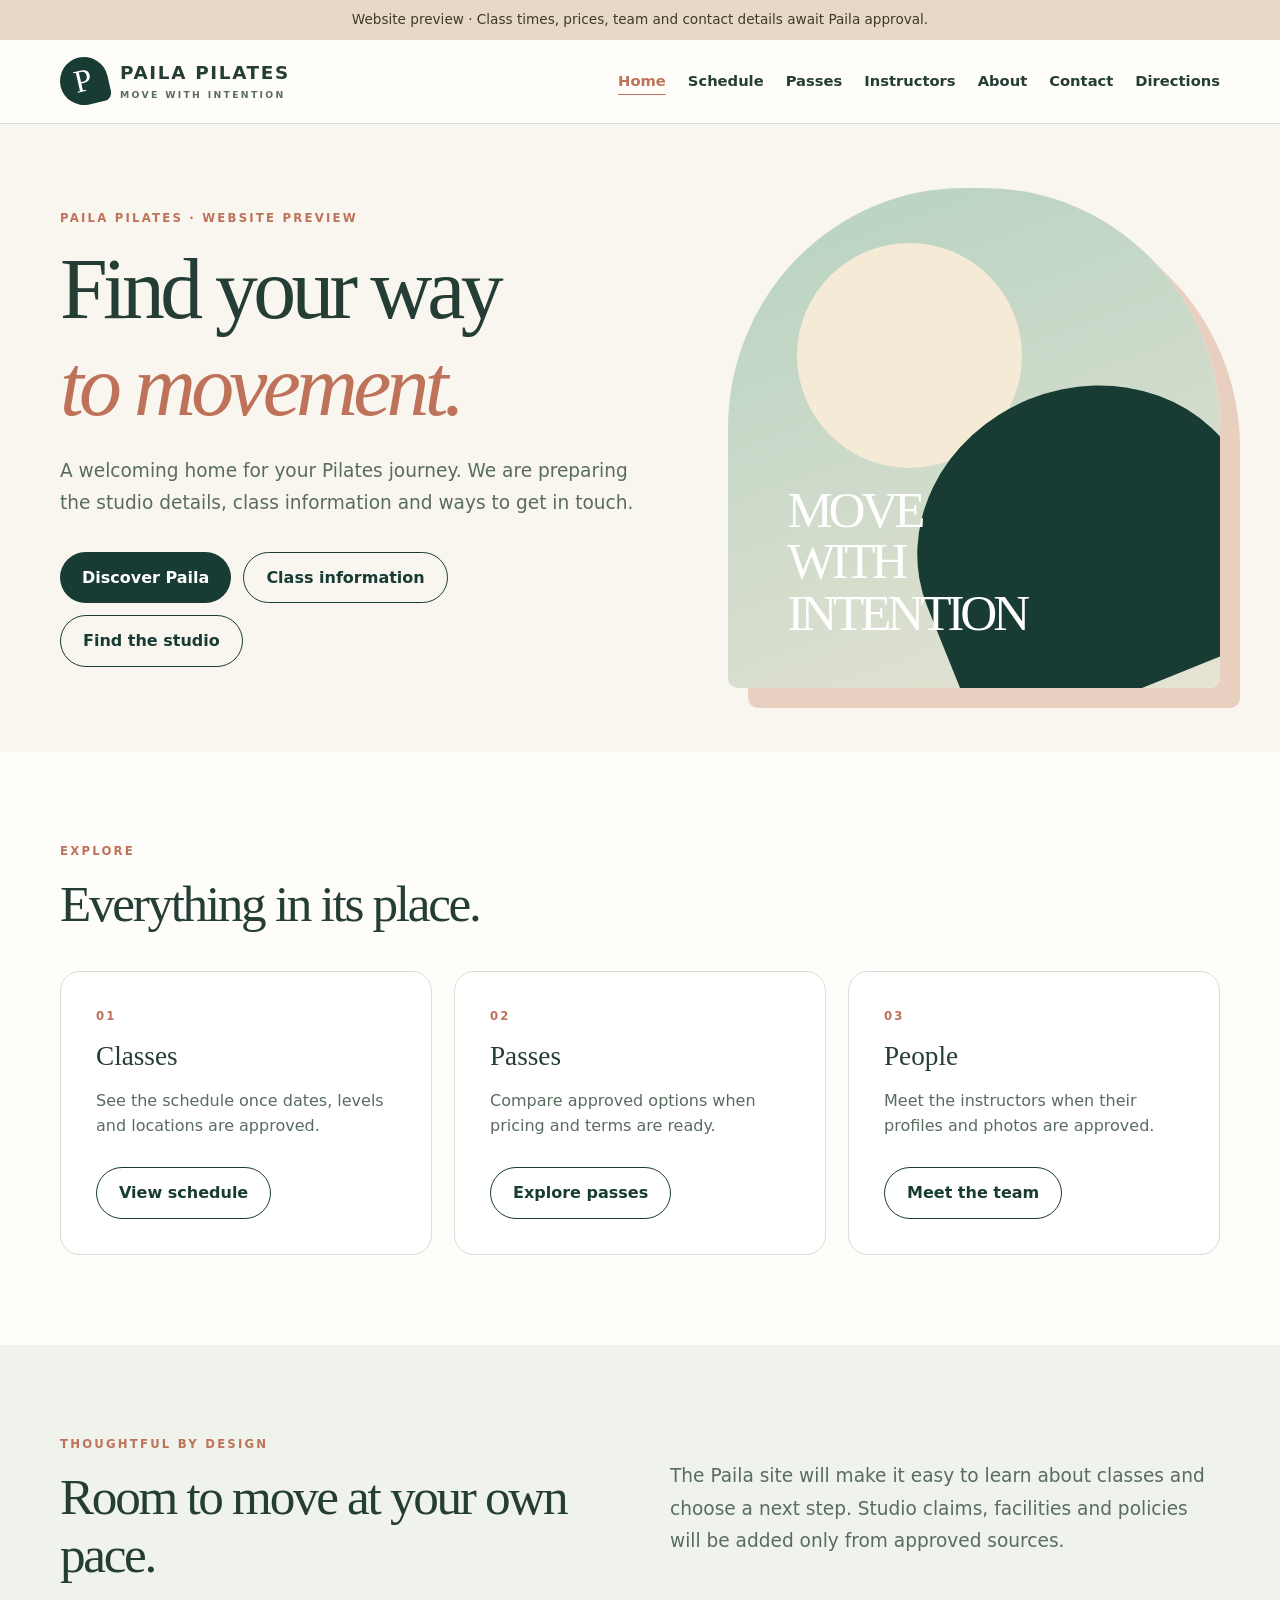
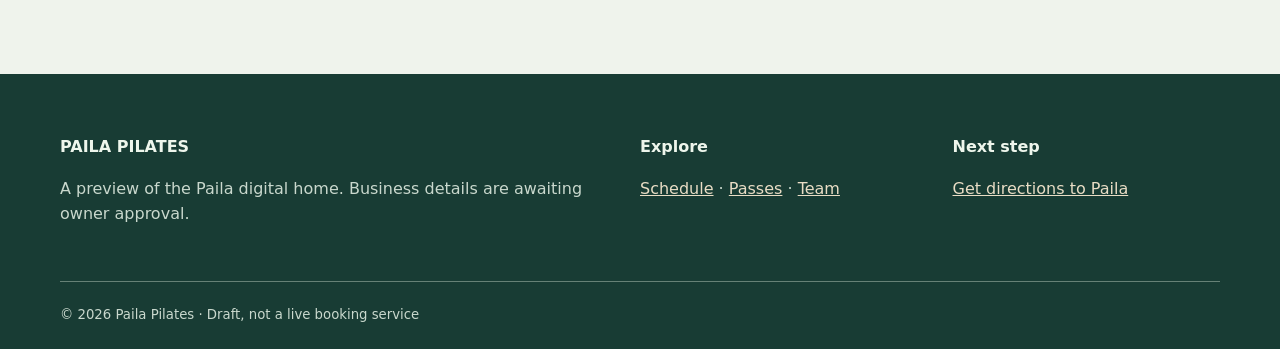
<file: index.html>
<!doctype html>
<html lang="en"><head><meta charset="utf-8"><meta name="viewport" content="width=device-width,initial-scale=1"><meta name="description" content="A calm place to begin"><meta name="robots" content="noindex,nofollow"><title>Home | Paila Pilates</title><link rel="stylesheet" href="assets/css/styles.css"><script defer src="data/site-data.js"></script><script defer src="assets/js/shared.js"></script></head><body><a class="skip" href="#main">Skip to content</a><div class="draft-banner" role="status"><div class="wrap">Website preview · Class times, prices, team and contact details await Paila approval.</div></div><header class="site-header"><div class="wrap nav"><a class="brand" href="index.html" aria-label="Paila Pilates home"><span class="mark" aria-hidden="true">P</span><span>PAILA <b>PILATES</b><small>MOVE WITH INTENTION</small></span></a><button class="menu" type="button" aria-label="Open menu" aria-controls="navigation" aria-expanded="false">Menu</button><nav id="navigation" aria-label="Main navigation"><a href="index.html" aria-current="page">Home</a><a href="schedule.html">Schedule</a><a href="passes.html">Passes</a><a href="instructors.html">Instructors</a><a href="about.html">About</a><a href="contact.html">Contact</a><a href="directions.html">Directions</a></nav></div></header><main id="main"><section class="hero"><div class="wrap hero-grid"><div><p class="eyebrow">Paila Pilates · Website preview</p><h1>Find your way<br><em>to movement.</em></h1><p class="lead">A welcoming home for your Pilates journey. We are preparing the studio details, class information and ways to get in touch.</p><div class="actions"><a class="button" href="about.html">Discover Paila</a><a class="button outline" href="schedule.html">Class information</a><a class="button outline" href="directions.html">Find the studio</a></div></div><div class="hero-art" aria-hidden="true"><div class="sun"></div><div class="arch"></div><span>MOVE<br>WITH<br>INTENTION</span></div></div></section><section class="section"><div class="wrap"><p class="eyebrow">Explore</p><h2>Everything in its place.</h2><div class="grid three"><article class="card"><p class="eyebrow">01</p><h3>Classes</h3><p>See the schedule once dates, levels and locations are approved.</p><a class="button outline" href="schedule.html">View schedule</a></article><article class="card"><p class="eyebrow">02</p><h3>Passes</h3><p>Compare approved options when pricing and terms are ready.</p><a class="button outline" href="passes.html">Explore passes</a></article><article class="card"><p class="eyebrow">03</p><h3>People</h3><p>Meet the instructors when their profiles and photos are approved.</p><a class="button outline" href="instructors.html">Meet the team</a></article></div></div></section><section class="section wash"><div class="wrap split"><div><p class="eyebrow">Thoughtful by design</p><h2>Room to move at your own pace.</h2></div><p class="lead">The Paila site will make it easy to learn about classes and choose a next step. Studio claims, facilities and policies will be added only from approved sources.</p></div></section></main><footer class="footer"><div class="wrap footer-grid"><div><strong>PAILA PILATES</strong><p>A preview of the Paila digital home. Business details are awaiting owner approval.</p></div><div><strong>Explore</strong><p><a href="schedule.html">Schedule</a> · <a href="passes.html">Passes</a> · <a href="instructors.html">Team</a></p></div><div><strong>Next step</strong><p><a href="directions.html">Get directions to Paila</a></p></div></div><div class="wrap fine">© <span id="year"></span> Paila Pilates · Draft, not a live booking service</div></footer></body></html>
</file>
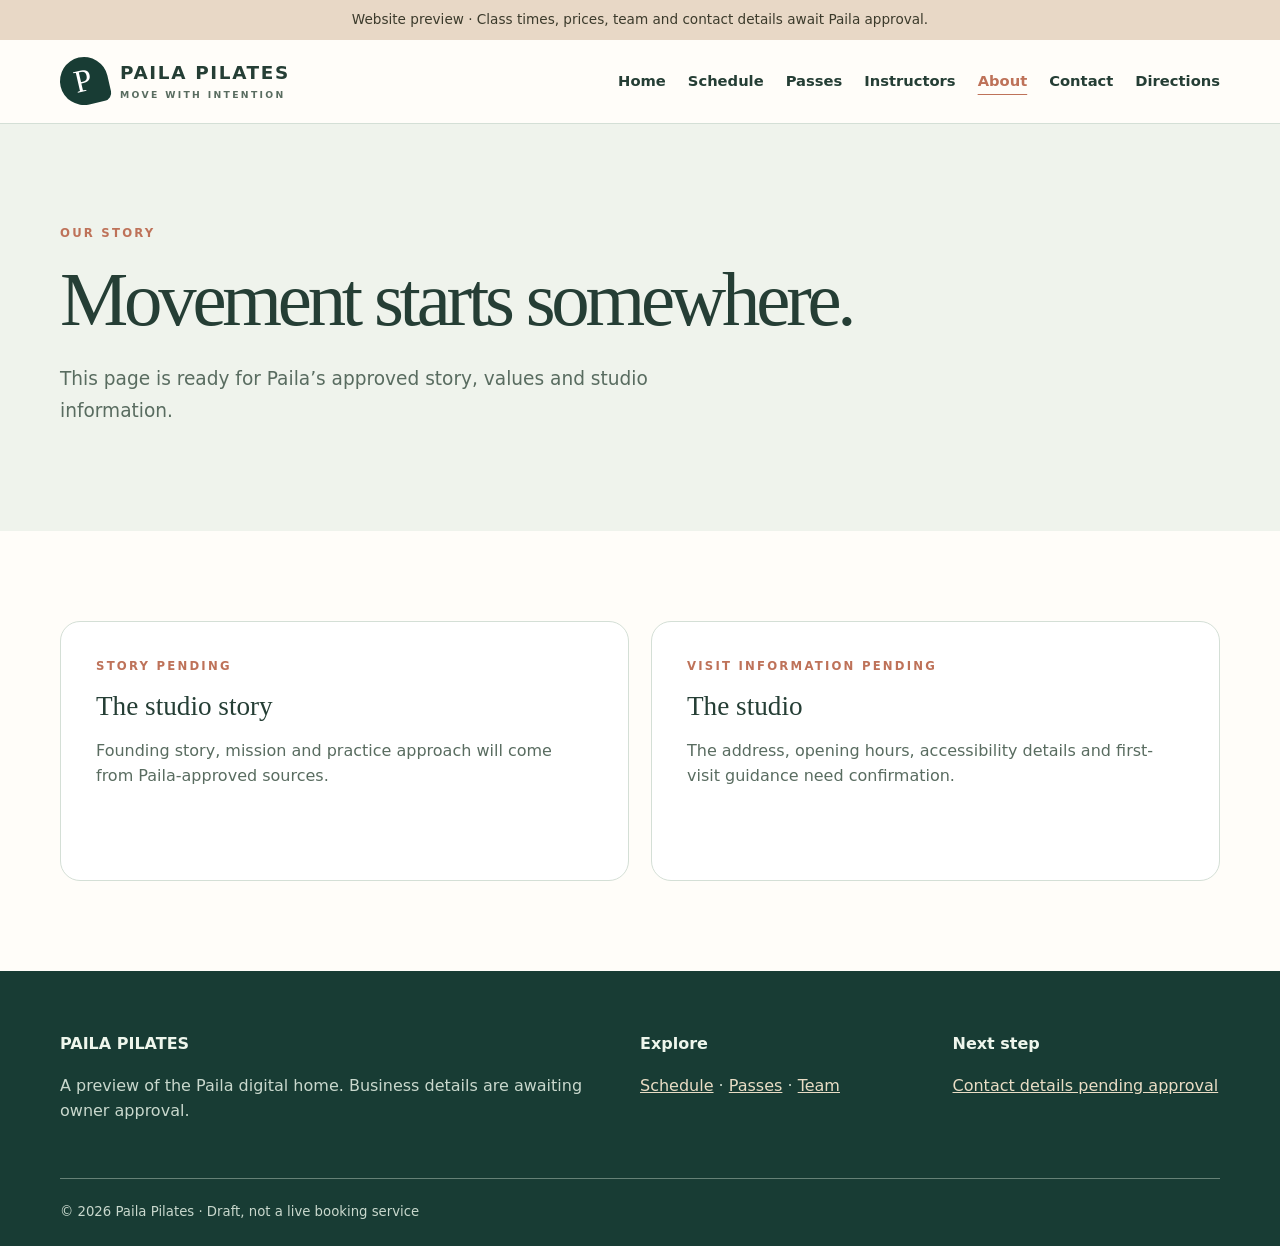
<file: about.html>
<!doctype html>
<html lang="en"><head><meta charset="utf-8"><meta name="viewport" content="width=device-width,initial-scale=1"><meta name="description" content="About Paila Pilates"><meta name="robots" content="noindex,nofollow"><title>About | Paila Pilates</title><link rel="stylesheet" href="assets/css/styles.css"><script defer src="data/site-data.js"></script><script defer src="assets/js/shared.js"></script></head><body><a class="skip" href="#main">Skip to content</a><div class="draft-banner" role="status"><div class="wrap">Website preview · Class times, prices, team and contact details await Paila approval.</div></div><header class="site-header"><div class="wrap nav"><a class="brand" href="index.html" aria-label="Paila Pilates home"><span class="mark" aria-hidden="true">P</span><span>PAILA <b>PILATES</b><small>MOVE WITH INTENTION</small></span></a><button class="menu" type="button" aria-label="Open menu" aria-controls="navigation" aria-expanded="false">Menu</button><nav id="navigation" aria-label="Main navigation"><a href="index.html">Home</a><a href="schedule.html">Schedule</a><a href="passes.html">Passes</a><a href="instructors.html">Instructors</a><a href="about.html" aria-current="page">About</a><a href="contact.html">Contact</a><a href="directions.html">Directions</a></nav></div></header><main id="main"><section class="page-hero"><div class="wrap"><p class="eyebrow">Our story</p><h1>Movement starts somewhere.</h1><p class="lead">This page is ready for Paila’s approved story, values and studio information.</p></div></section><section class="section"><div class="wrap grid two"><article class="card"><p class="eyebrow">Story pending</p><h3>The studio story</h3><p>Founding story, mission and practice approach will come from Paila-approved sources.</p></article><article class="card"><p class="eyebrow">Visit information pending</p><h3>The studio</h3><p>The address, opening hours, accessibility details and first-visit guidance need confirmation.</p></article></div></section></main><footer class="footer"><div class="wrap footer-grid"><div><strong>PAILA PILATES</strong><p>A preview of the Paila digital home. Business details are awaiting owner approval.</p></div><div><strong>Explore</strong><p><a href="schedule.html">Schedule</a> · <a href="passes.html">Passes</a> · <a href="instructors.html">Team</a></p></div><div><strong>Next step</strong><p><a href="contact.html">Contact details pending approval</a></p></div></div><div class="wrap fine">© <span id="year"></span> Paila Pilates · Draft, not a live booking service</div></footer></body></html>
</file>
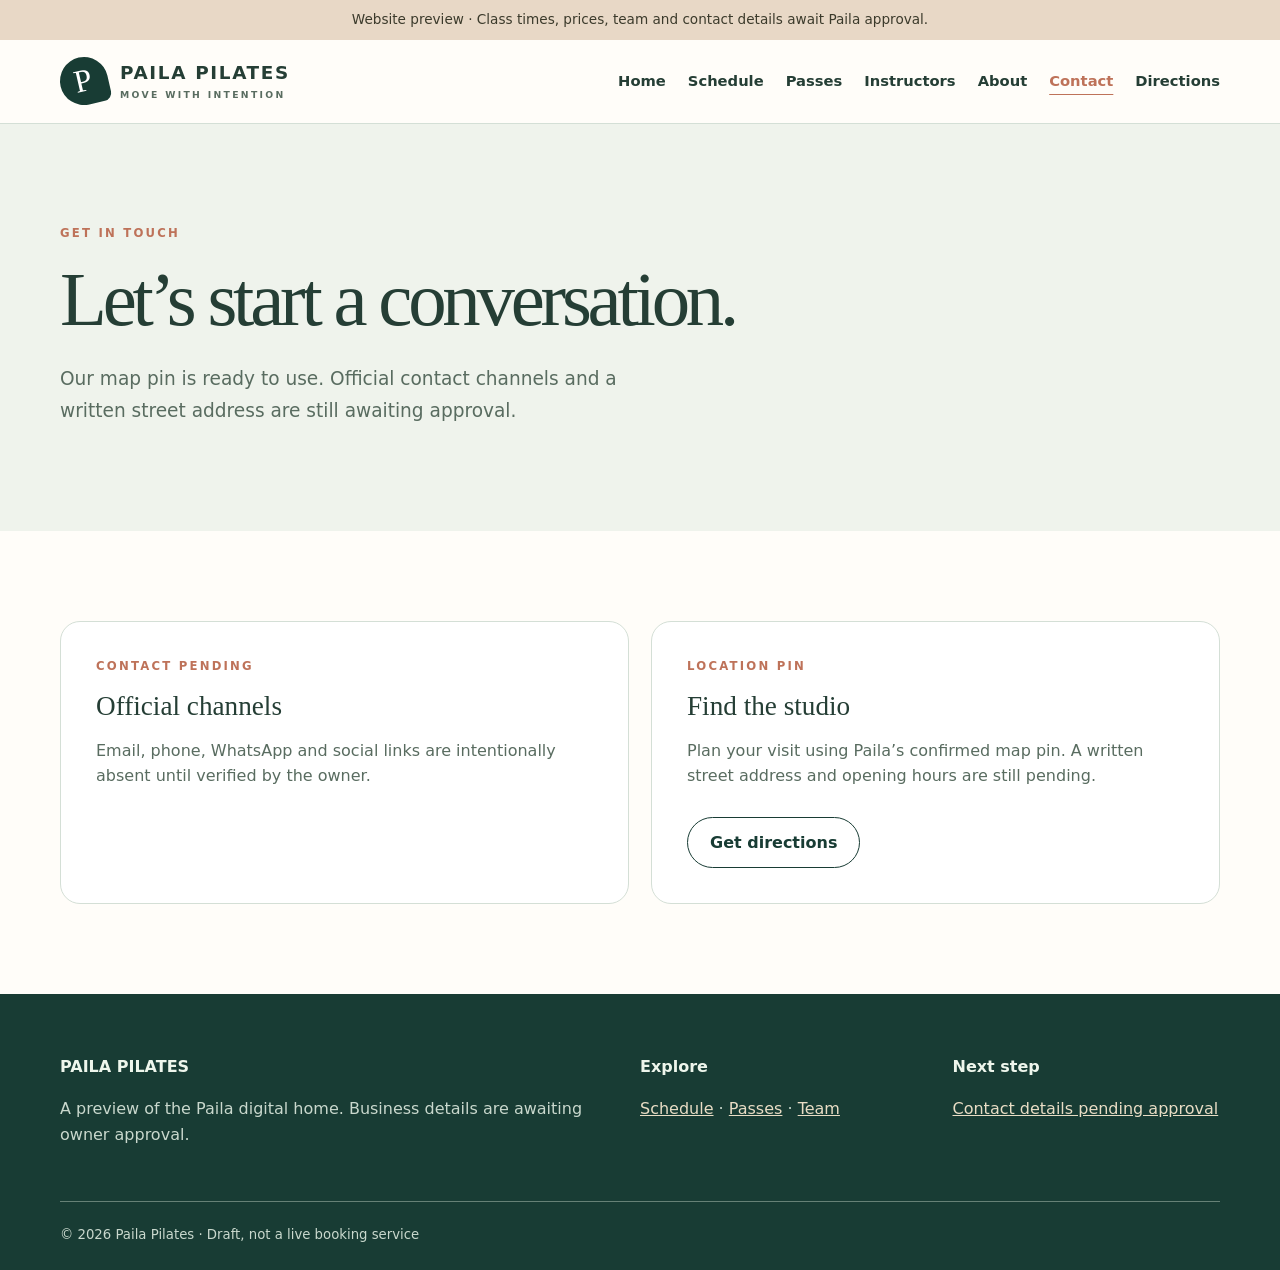
<file: contact.html>
<!doctype html>
<html lang="en"><head><meta charset="utf-8"><meta name="viewport" content="width=device-width,initial-scale=1"><meta name="description" content="Contact Paila Pilates"><meta name="robots" content="noindex,nofollow"><title>Contact | Paila Pilates</title><link rel="stylesheet" href="assets/css/styles.css"><script defer src="data/site-data.js"></script><script defer src="assets/js/shared.js"></script></head><body><a class="skip" href="#main">Skip to content</a><div class="draft-banner" role="status"><div class="wrap">Website preview · Class times, prices, team and contact details await Paila approval.</div></div><header class="site-header"><div class="wrap nav"><a class="brand" href="index.html" aria-label="Paila Pilates home"><span class="mark" aria-hidden="true">P</span><span>PAILA <b>PILATES</b><small>MOVE WITH INTENTION</small></span></a><button class="menu" type="button" aria-label="Open menu" aria-controls="navigation" aria-expanded="false">Menu</button><nav id="navigation" aria-label="Main navigation"><a href="index.html">Home</a><a href="schedule.html">Schedule</a><a href="passes.html">Passes</a><a href="instructors.html">Instructors</a><a href="about.html">About</a><a href="contact.html" aria-current="page">Contact</a><a href="directions.html">Directions</a></nav></div></header><main id="main"><section class="page-hero"><div class="wrap"><p class="eyebrow">Get in touch</p><h1>Let’s start a conversation.</h1><p class="lead">Our map pin is ready to use. Official contact channels and a written street address are still awaiting approval.</p></div></section><section class="section"><div class="wrap grid two"><article class="card"><p class="eyebrow">Contact pending</p><h3>Official channels</h3><p>Email, phone, WhatsApp and social links are intentionally absent until verified by the owner.</p></article><article class="card"><p class="eyebrow">Location pin</p><h3>Find the studio</h3><p>Plan your visit using Paila’s confirmed map pin. A written street address and opening hours are still pending.</p><a class="button outline" href="directions.html">Get directions</a></article></div></section></main><footer class="footer"><div class="wrap footer-grid"><div><strong>PAILA PILATES</strong><p>A preview of the Paila digital home. Business details are awaiting owner approval.</p></div><div><strong>Explore</strong><p><a href="schedule.html">Schedule</a> · <a href="passes.html">Passes</a> · <a href="instructors.html">Team</a></p></div><div><strong>Next step</strong><p><a href="contact.html">Contact details pending approval</a></p></div></div><div class="wrap fine">© <span id="year"></span> Paila Pilates · Draft, not a live booking service</div></footer></body></html>
</file>
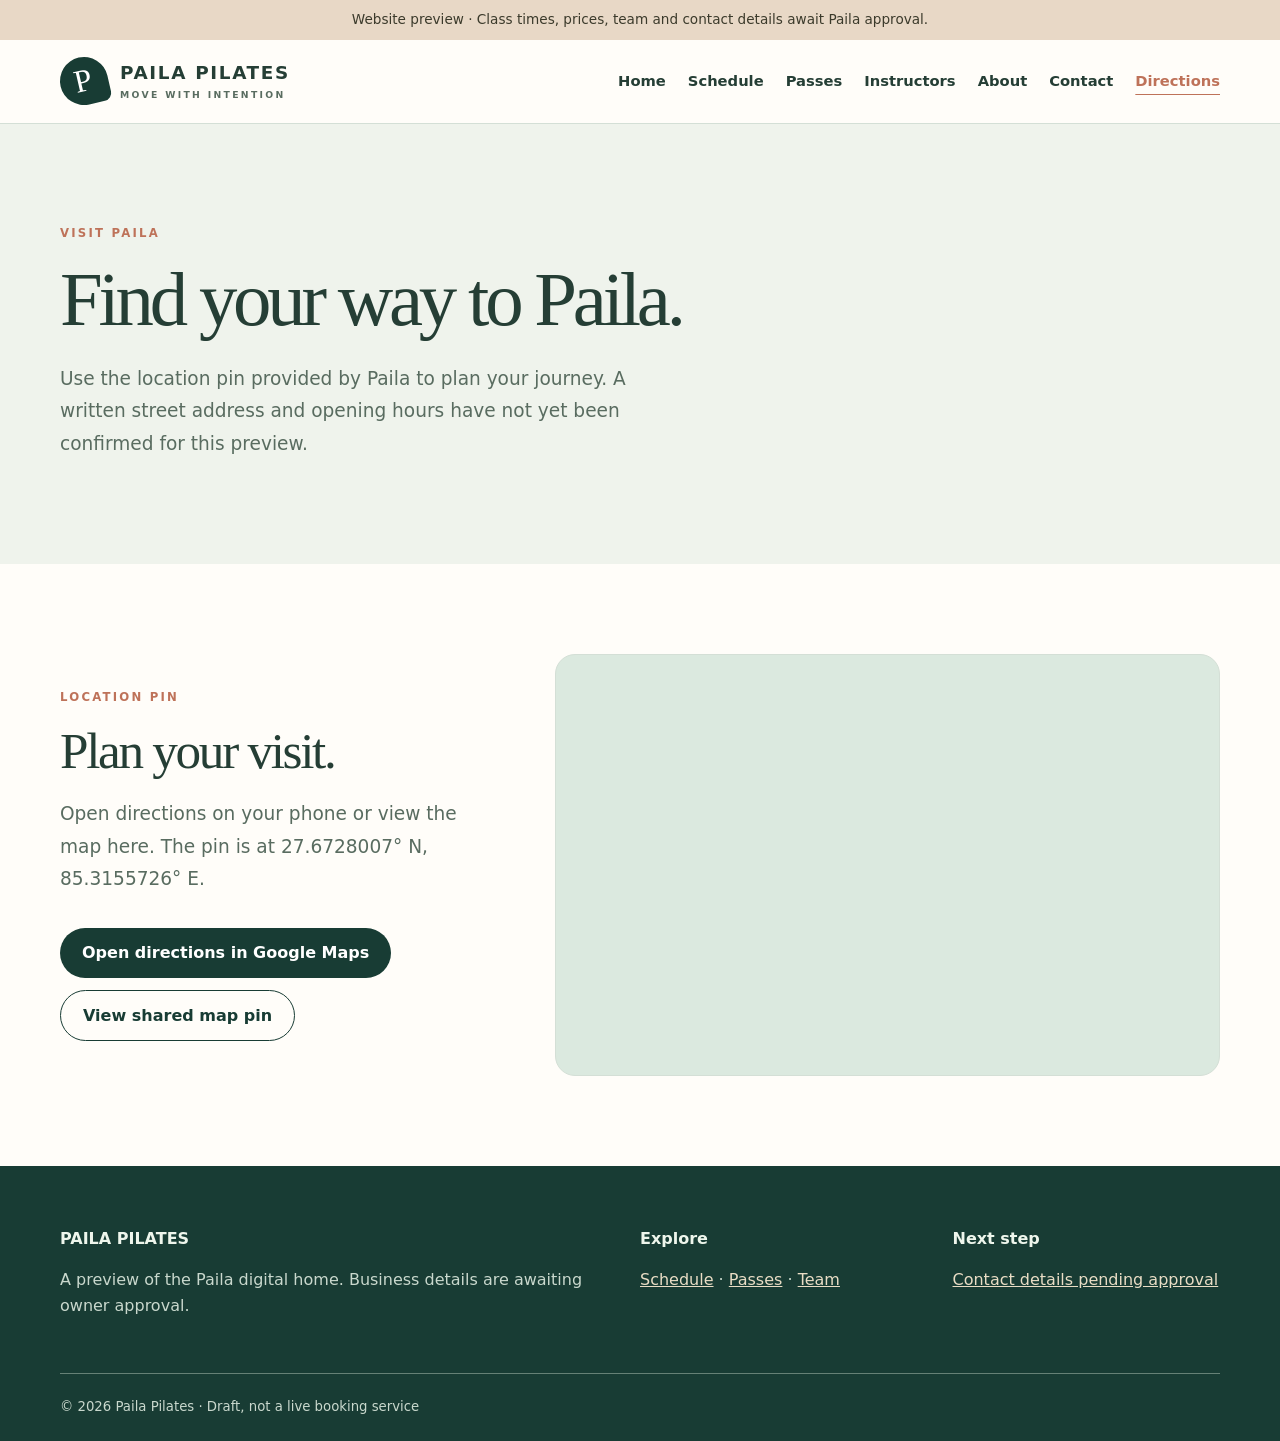
<file: directions.html>
<!doctype html>
<html lang="en"><head><meta charset="utf-8"><meta name="viewport" content="width=device-width,initial-scale=1"><meta name="description" content="Directions to Paila Pilates"><meta name="robots" content="noindex,nofollow"><title>Directions | Paila Pilates</title><link rel="stylesheet" href="assets/css/styles.css"><script defer src="data/site-data.js"></script><script defer src="assets/js/shared.js"></script></head><body><a class="skip" href="#main">Skip to content</a><div class="draft-banner" role="status"><div class="wrap">Website preview · Class times, prices, team and contact details await Paila approval.</div></div><header class="site-header"><div class="wrap nav"><a class="brand" href="index.html" aria-label="Paila Pilates home"><span class="mark" aria-hidden="true">P</span><span>PAILA <b>PILATES</b><small>MOVE WITH INTENTION</small></span></a><button class="menu" type="button" aria-label="Open menu" aria-controls="navigation" aria-expanded="false">Menu</button><nav id="navigation" aria-label="Main navigation"><a href="index.html">Home</a><a href="schedule.html">Schedule</a><a href="passes.html">Passes</a><a href="instructors.html">Instructors</a><a href="about.html">About</a><a href="contact.html">Contact</a><a href="directions.html" aria-current="page">Directions</a></nav></div></header><main id="main"><section class="page-hero"><div class="wrap"><p class="eyebrow">Visit Paila</p><h1>Find your way to Paila.</h1><p class="lead">Use the location pin provided by Paila to plan your journey. A written street address and opening hours have not yet been confirmed for this preview.</p></div></section><section class="section"><div class="wrap directions-grid"><div><p class="eyebrow">Location pin</p><h2>Plan your visit.</h2><p class="lead">Open directions on your phone or view the map here. The pin is at 27.6728007° N, 85.3155726° E.</p><div class="actions"><a class="button" href="https://www.google.com/maps/dir/?api=1&amp;destination=27.6728007%2C85.3155726" target="_blank" rel="noopener noreferrer">Open directions in Google Maps <span class="sr-only">(opens in a new tab)</span></a><a class="button outline" href="https://maps.app.goo.gl/VvB8w8kkYXhvABKK6?g_st=ic" target="_blank" rel="noopener noreferrer">View shared map pin <span class="sr-only">(opens in a new tab)</span></a></div></div><div class="map-shell"><iframe title="Map of the Paila Pilates location pin" src="https://www.google.com/maps?q=27.6728007%2C85.3155726&amp;z=16&amp;output=embed" loading="lazy" referrerpolicy="no-referrer-when-downgrade" allowfullscreen></iframe></div></div></section></main><footer class="footer"><div class="wrap footer-grid"><div><strong>PAILA PILATES</strong><p>A preview of the Paila digital home. Business details are awaiting owner approval.</p></div><div><strong>Explore</strong><p><a href="schedule.html">Schedule</a> · <a href="passes.html">Passes</a> · <a href="instructors.html">Team</a></p></div><div><strong>Next step</strong><p><a href="contact.html">Contact details pending approval</a></p></div></div><div class="wrap fine">© <span id="year"></span> Paila Pilates · Draft, not a live booking service</div></footer></body></html>
</file>
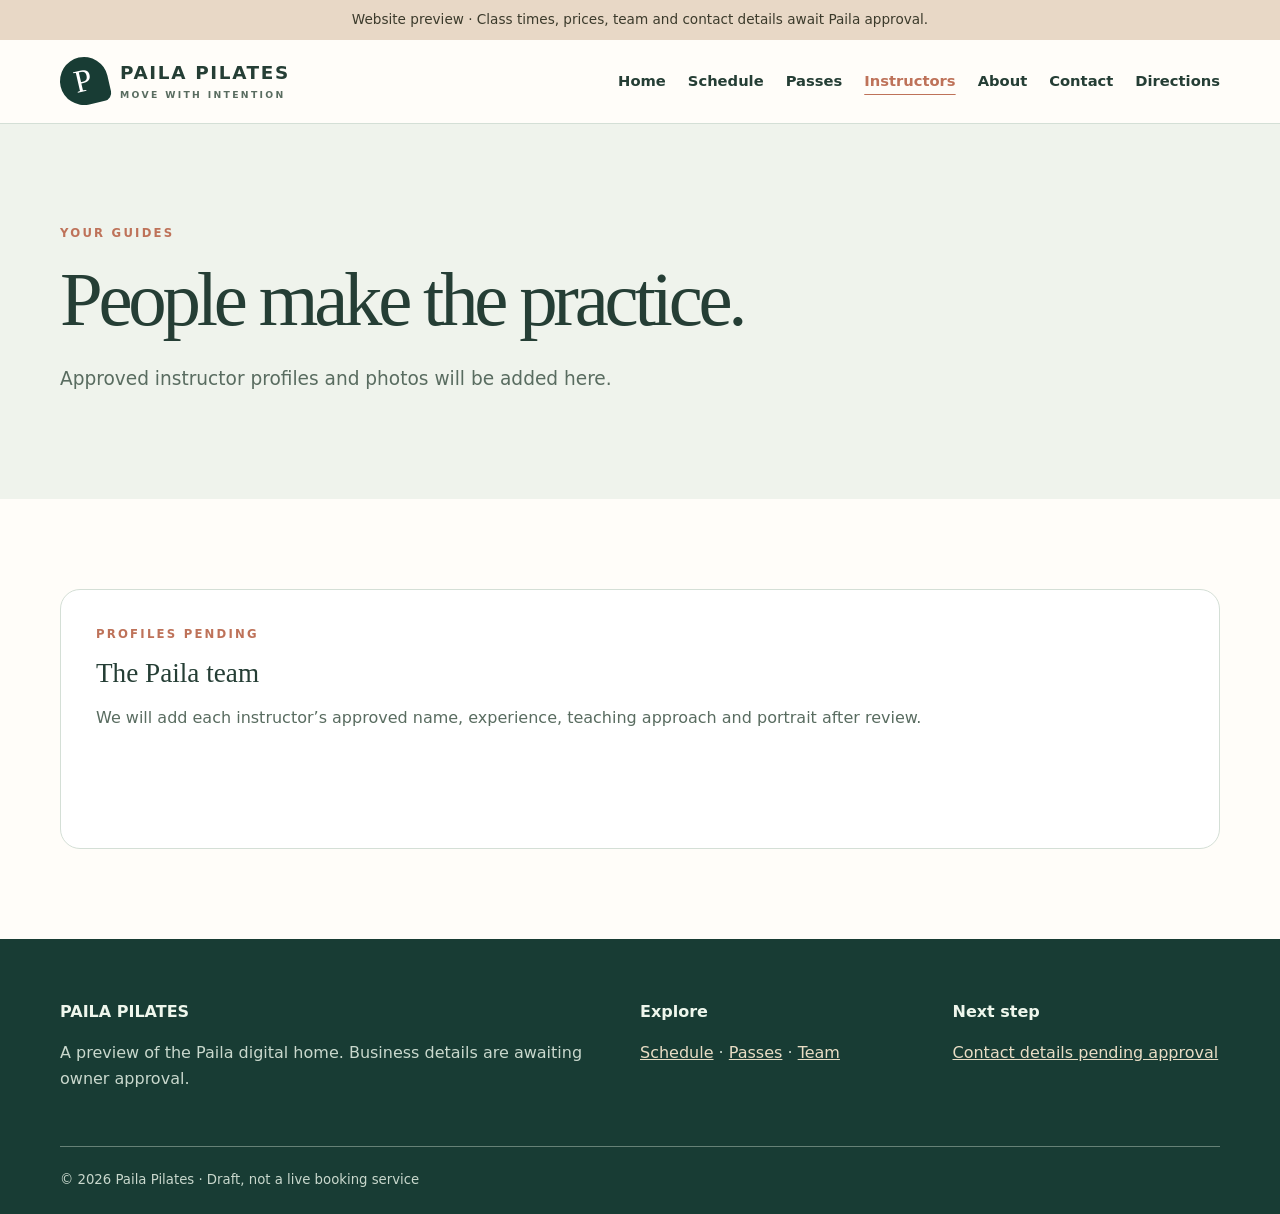
<file: instructors.html>
<!doctype html>
<html lang="en"><head><meta charset="utf-8"><meta name="viewport" content="width=device-width,initial-scale=1"><meta name="description" content="Meet the team"><meta name="robots" content="noindex,nofollow"><title>Instructors | Paila Pilates</title><link rel="stylesheet" href="assets/css/styles.css"><script defer src="data/site-data.js"></script><script defer src="assets/js/shared.js"></script></head><body><a class="skip" href="#main">Skip to content</a><div class="draft-banner" role="status"><div class="wrap">Website preview · Class times, prices, team and contact details await Paila approval.</div></div><header class="site-header"><div class="wrap nav"><a class="brand" href="index.html" aria-label="Paila Pilates home"><span class="mark" aria-hidden="true">P</span><span>PAILA <b>PILATES</b><small>MOVE WITH INTENTION</small></span></a><button class="menu" type="button" aria-label="Open menu" aria-controls="navigation" aria-expanded="false">Menu</button><nav id="navigation" aria-label="Main navigation"><a href="index.html">Home</a><a href="schedule.html">Schedule</a><a href="passes.html">Passes</a><a href="instructors.html" aria-current="page">Instructors</a><a href="about.html">About</a><a href="contact.html">Contact</a><a href="directions.html">Directions</a></nav></div></header><main id="main"><section class="page-hero"><div class="wrap"><p class="eyebrow">Your guides</p><h1>People make the practice.</h1><p class="lead">Approved instructor profiles and photos will be added here.</p></div></section><section class="section"><div class="wrap"><article class="card"><p class="eyebrow">Profiles pending</p><h3>The Paila team</h3><p>We will add each instructor’s approved name, experience, teaching approach and portrait after review.</p></article></div></section></main><footer class="footer"><div class="wrap footer-grid"><div><strong>PAILA PILATES</strong><p>A preview of the Paila digital home. Business details are awaiting owner approval.</p></div><div><strong>Explore</strong><p><a href="schedule.html">Schedule</a> · <a href="passes.html">Passes</a> · <a href="instructors.html">Team</a></p></div><div><strong>Next step</strong><p><a href="contact.html">Contact details pending approval</a></p></div></div><div class="wrap fine">© <span id="year"></span> Paila Pilates · Draft, not a live booking service</div></footer></body></html>
</file>
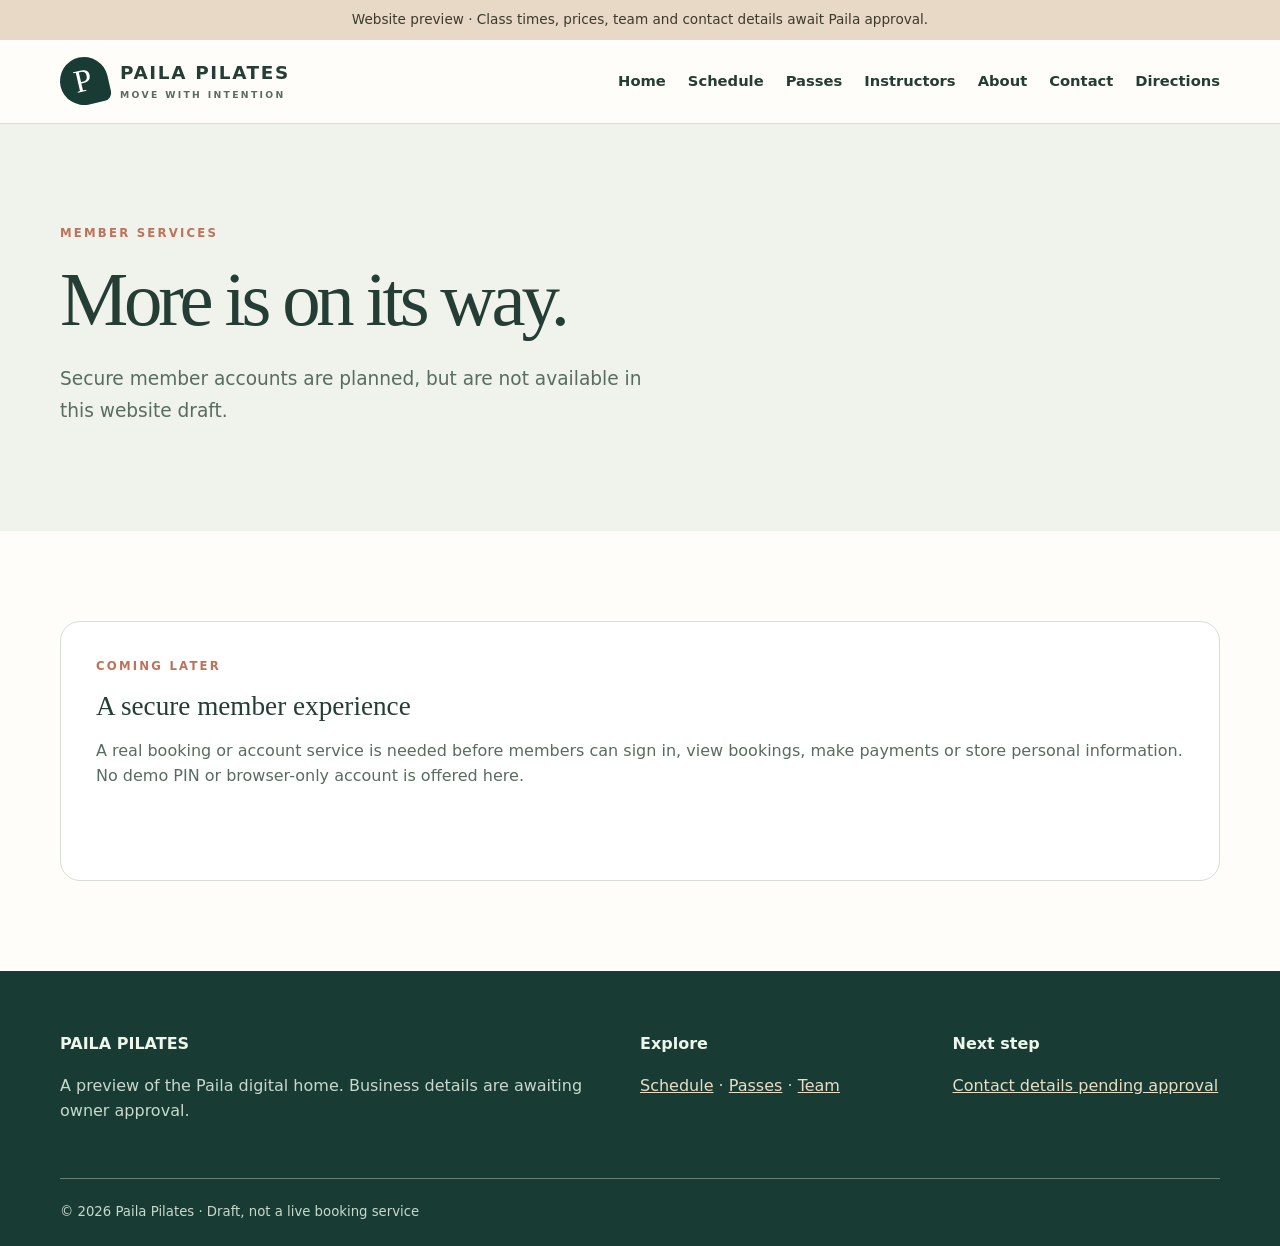
<file: member.html>
<!doctype html>
<html lang="en"><head><meta charset="utf-8"><meta name="viewport" content="width=device-width,initial-scale=1"><meta name="description" content="Member services"><meta name="robots" content="noindex,nofollow"><title>Member area | Paila Pilates</title><link rel="stylesheet" href="assets/css/styles.css"><script defer src="data/site-data.js"></script><script defer src="assets/js/shared.js"></script></head><body><a class="skip" href="#main">Skip to content</a><div class="draft-banner" role="status"><div class="wrap">Website preview · Class times, prices, team and contact details await Paila approval.</div></div><header class="site-header"><div class="wrap nav"><a class="brand" href="index.html" aria-label="Paila Pilates home"><span class="mark" aria-hidden="true">P</span><span>PAILA <b>PILATES</b><small>MOVE WITH INTENTION</small></span></a><button class="menu" type="button" aria-label="Open menu" aria-controls="navigation" aria-expanded="false">Menu</button><nav id="navigation" aria-label="Main navigation"><a href="index.html">Home</a><a href="schedule.html">Schedule</a><a href="passes.html">Passes</a><a href="instructors.html">Instructors</a><a href="about.html">About</a><a href="contact.html">Contact</a><a href="directions.html">Directions</a></nav></div></header><main id="main"><section class="page-hero"><div class="wrap"><p class="eyebrow">Member services</p><h1>More is on its way.</h1><p class="lead">Secure member accounts are planned, but are not available in this website draft.</p></div></section><section class="section"><div class="wrap"><article class="card"><p class="eyebrow">Coming later</p><h3>A secure member experience</h3><p>A real booking or account service is needed before members can sign in, view bookings, make payments or store personal information. No demo PIN or browser-only account is offered here.</p></article></div></section></main><footer class="footer"><div class="wrap footer-grid"><div><strong>PAILA PILATES</strong><p>A preview of the Paila digital home. Business details are awaiting owner approval.</p></div><div><strong>Explore</strong><p><a href="schedule.html">Schedule</a> · <a href="passes.html">Passes</a> · <a href="instructors.html">Team</a></p></div><div><strong>Next step</strong><p><a href="contact.html">Contact details pending approval</a></p></div></div><div class="wrap fine">© <span id="year"></span> Paila Pilates · Draft, not a live booking service</div></footer></body></html>
</file>
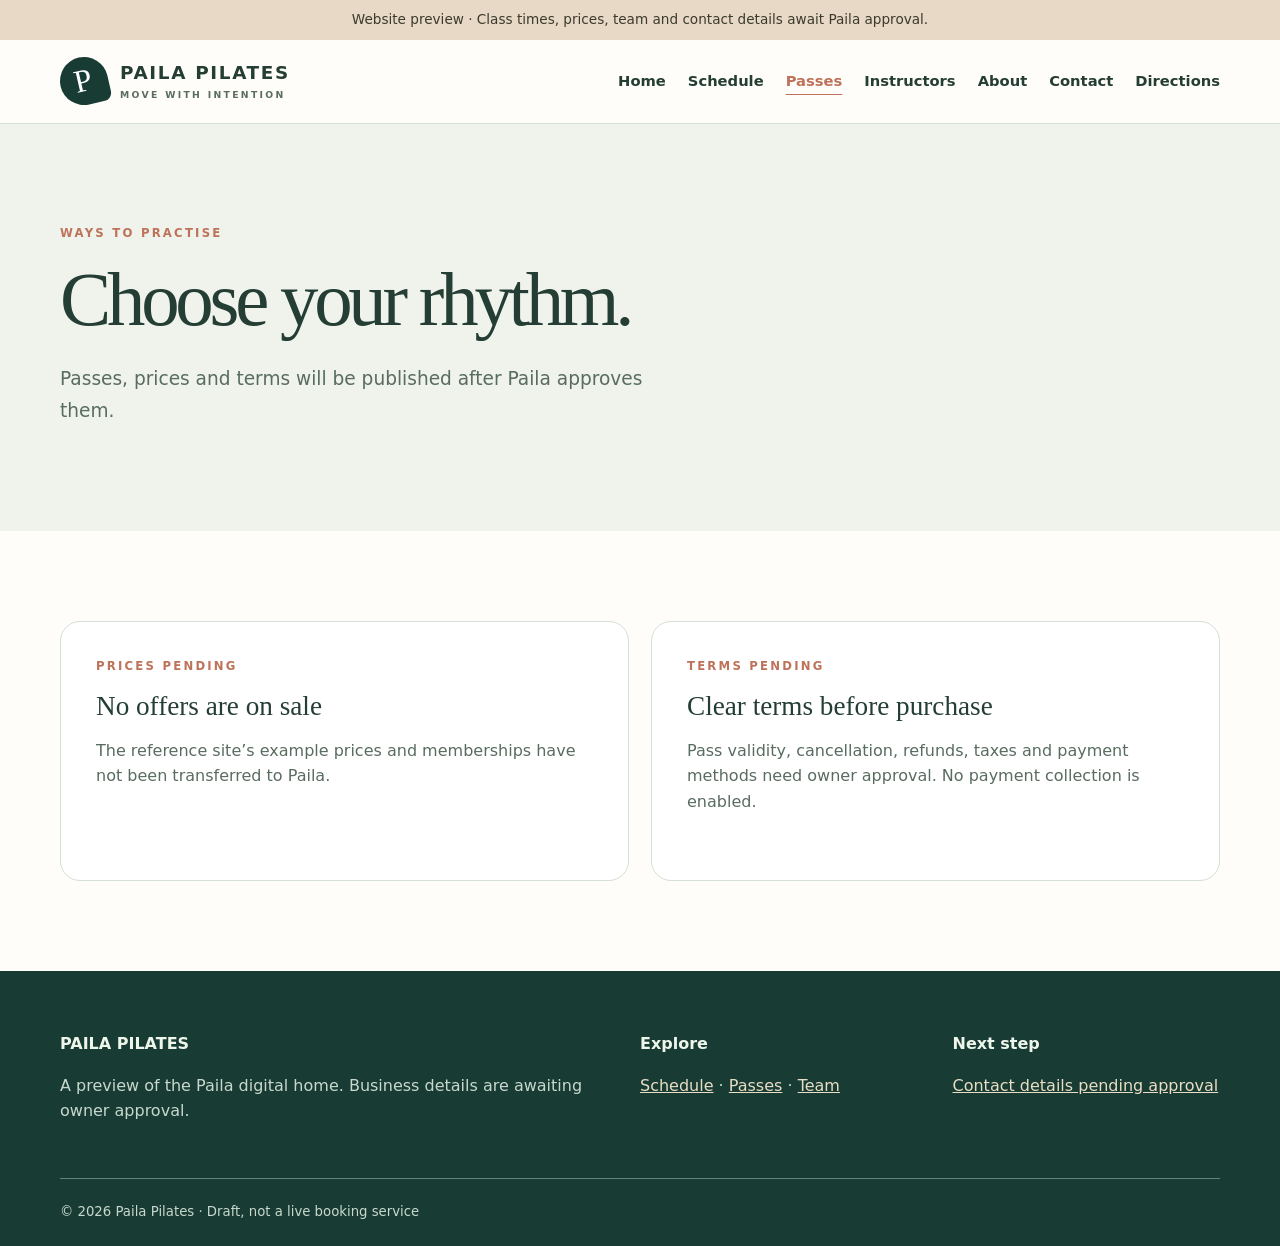
<file: passes.html>
<!doctype html>
<html lang="en"><head><meta charset="utf-8"><meta name="viewport" content="width=device-width,initial-scale=1"><meta name="description" content="Passes and pricing"><meta name="robots" content="noindex,nofollow"><title>Passes | Paila Pilates</title><link rel="stylesheet" href="assets/css/styles.css"><script defer src="data/site-data.js"></script><script defer src="assets/js/shared.js"></script></head><body><a class="skip" href="#main">Skip to content</a><div class="draft-banner" role="status"><div class="wrap">Website preview · Class times, prices, team and contact details await Paila approval.</div></div><header class="site-header"><div class="wrap nav"><a class="brand" href="index.html" aria-label="Paila Pilates home"><span class="mark" aria-hidden="true">P</span><span>PAILA <b>PILATES</b><small>MOVE WITH INTENTION</small></span></a><button class="menu" type="button" aria-label="Open menu" aria-controls="navigation" aria-expanded="false">Menu</button><nav id="navigation" aria-label="Main navigation"><a href="index.html">Home</a><a href="schedule.html">Schedule</a><a href="passes.html" aria-current="page">Passes</a><a href="instructors.html">Instructors</a><a href="about.html">About</a><a href="contact.html">Contact</a><a href="directions.html">Directions</a></nav></div></header><main id="main"><section class="page-hero"><div class="wrap"><p class="eyebrow">Ways to practise</p><h1>Choose your rhythm.</h1><p class="lead">Passes, prices and terms will be published after Paila approves them.</p></div></section><section class="section"><div class="wrap grid two"><article class="card"><p class="eyebrow">Prices pending</p><h3>No offers are on sale</h3><p>The reference site’s example prices and memberships have not been transferred to Paila.</p></article><article class="card"><p class="eyebrow">Terms pending</p><h3>Clear terms before purchase</h3><p>Pass validity, cancellation, refunds, taxes and payment methods need owner approval. No payment collection is enabled.</p></article></div></section></main><footer class="footer"><div class="wrap footer-grid"><div><strong>PAILA PILATES</strong><p>A preview of the Paila digital home. Business details are awaiting owner approval.</p></div><div><strong>Explore</strong><p><a href="schedule.html">Schedule</a> · <a href="passes.html">Passes</a> · <a href="instructors.html">Team</a></p></div><div><strong>Next step</strong><p><a href="contact.html">Contact details pending approval</a></p></div></div><div class="wrap fine">© <span id="year"></span> Paila Pilates · Draft, not a live booking service</div></footer></body></html>
</file>
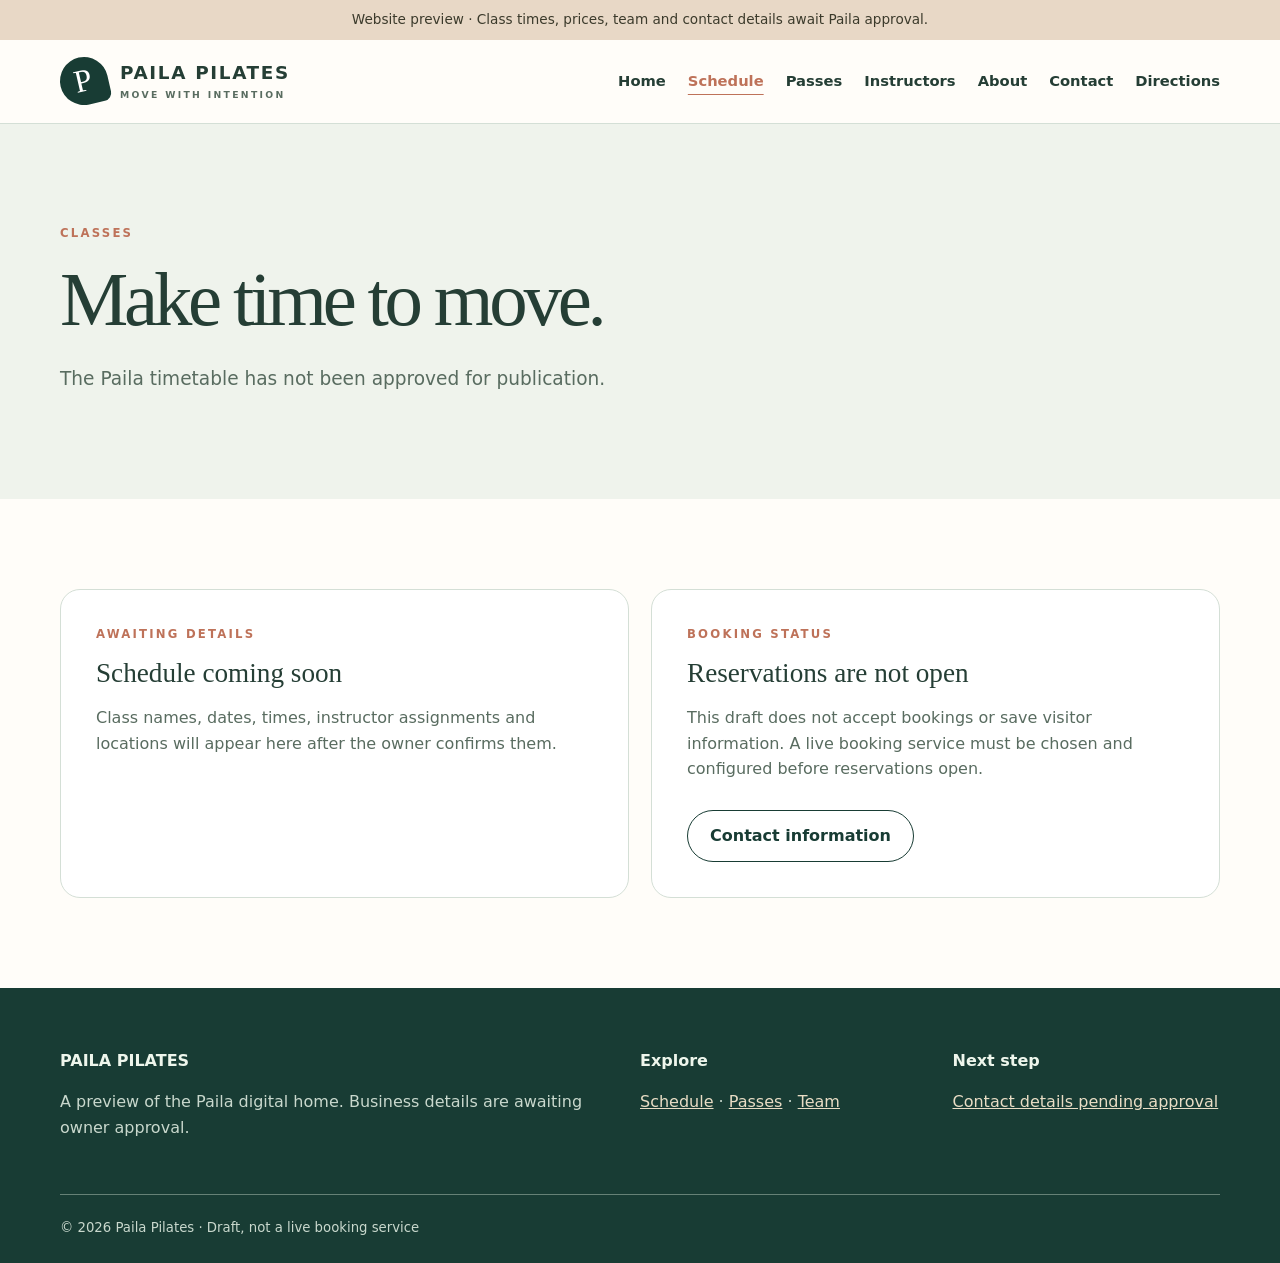
<file: schedule.html>
<!doctype html>
<html lang="en"><head><meta charset="utf-8"><meta name="viewport" content="width=device-width,initial-scale=1"><meta name="description" content="Class schedule"><meta name="robots" content="noindex,nofollow"><title>Schedule | Paila Pilates</title><link rel="stylesheet" href="assets/css/styles.css"><script defer src="data/site-data.js"></script><script defer src="assets/js/shared.js"></script></head><body><a class="skip" href="#main">Skip to content</a><div class="draft-banner" role="status"><div class="wrap">Website preview · Class times, prices, team and contact details await Paila approval.</div></div><header class="site-header"><div class="wrap nav"><a class="brand" href="index.html" aria-label="Paila Pilates home"><span class="mark" aria-hidden="true">P</span><span>PAILA <b>PILATES</b><small>MOVE WITH INTENTION</small></span></a><button class="menu" type="button" aria-label="Open menu" aria-controls="navigation" aria-expanded="false">Menu</button><nav id="navigation" aria-label="Main navigation"><a href="index.html">Home</a><a href="schedule.html" aria-current="page">Schedule</a><a href="passes.html">Passes</a><a href="instructors.html">Instructors</a><a href="about.html">About</a><a href="contact.html">Contact</a><a href="directions.html">Directions</a></nav></div></header><main id="main"><section class="page-hero"><div class="wrap"><p class="eyebrow">Classes</p><h1>Make time to move.</h1><p class="lead">The Paila timetable has not been approved for publication.</p></div></section><section class="section"><div class="wrap grid two"><article class="card"><p class="eyebrow">Awaiting details</p><h3>Schedule coming soon</h3><p>Class names, dates, times, instructor assignments and locations will appear here after the owner confirms them.</p></article><article class="card"><p class="eyebrow">Booking status</p><h3>Reservations are not open</h3><p>This draft does not accept bookings or save visitor information. A live booking service must be chosen and configured before reservations open.</p><a class="button outline" href="contact.html">Contact information</a></article></div></section></main><footer class="footer"><div class="wrap footer-grid"><div><strong>PAILA PILATES</strong><p>A preview of the Paila digital home. Business details are awaiting owner approval.</p></div><div><strong>Explore</strong><p><a href="schedule.html">Schedule</a> · <a href="passes.html">Passes</a> · <a href="instructors.html">Team</a></p></div><div><strong>Next step</strong><p><a href="contact.html">Contact details pending approval</a></p></div></div><div class="wrap fine">© <span id="year"></span> Paila Pilates · Draft, not a live booking service</div></footer></body></html>
</file>
<file: assets/css/styles.css>
:root{--ink:#253e35;--deep:#183c34;--cream:#f9f6ef;--sage:#dbe9df;--coral:#be7259;--line:#d4dfd6;--muted:#596c60;--max:1160px}*{box-sizing:border-box}html{scroll-behavior:smooth}body{margin:0;background:#fffdf9;color:var(--ink);font-family:system-ui,-apple-system,"Segoe UI",sans-serif;line-height:1.6}a{color:inherit}button{font:inherit}.wrap{width:min(var(--max),calc(100% - 40px));margin:auto}.skip{position:absolute;top:-100px;left:10px;background:var(--deep);color:white;padding:8px;z-index:10}.skip:focus{top:10px}.draft-banner{background:#e8d8c6;color:#3b3a2b;padding:9px 0;font-size:.85rem;text-align:center}.site-header{background:#fffdf9;border-bottom:1px solid var(--line);position:sticky;top:0;z-index:5}.nav{min-height:83px;display:flex;align-items:center;justify-content:space-between;gap:25px}.brand{text-decoration:none;display:flex;align-items:center;gap:12px;font-size:1.15rem;letter-spacing:.09em;font-weight:650;line-height:1.1}.brand b{font-weight:800}.brand small{display:block;font-size:.58rem;letter-spacing:.25em;color:var(--muted);margin-top:7px}.mark{height:48px;width:48px;background:var(--deep);border-radius:50% 50% 8px 50%;color:white;display:grid;place-items:center;font-family:Georgia,serif;font-size:2rem;font-weight:400;transform:rotate(-13deg)}.mark::first-letter{transform:rotate(13deg)}nav{display:flex;gap:22px}nav a{text-decoration:none;font-size:.92rem;font-weight:600}nav a:hover,nav a[aria-current]{color:var(--coral);text-decoration:underline;text-underline-offset:8px}.menu{display:none}.hero{background:var(--cream);overflow:hidden}.hero-grid{min-height:620px;display:grid;grid-template-columns:1fr .85fr;align-items:center;gap:7vw;padding:64px 0}.eyebrow{text-transform:uppercase;letter-spacing:.19em;font-size:.73rem;font-weight:800;color:var(--coral);margin:0 0 15px}h1,h2,h3{line-height:1.13;margin:0;font-family:Georgia,"Times New Roman",serif;font-weight:400}h1{font-size:clamp(3.2rem,6.7vw,6.7rem);letter-spacing:-.055em}h1 em{color:var(--coral);font-weight:400}h2{font-size:clamp(2.2rem,4vw,3.9rem);letter-spacing:-.045em}h3{font-size:1.7rem}.lead{font-size:1.16rem;color:var(--muted);max-width:600px;line-height:1.75}.actions{display:flex;gap:12px;flex-wrap:wrap;margin-top:32px}.button{display:inline-flex;align-items:center;justify-content:center;background:var(--deep);color:white;text-decoration:none;border-radius:100px;padding:12px 22px;font-weight:700;min-height:48px;transition:transform .2s}.button:hover{transform:translateY(-2px)}.button.outline{background:transparent;border:1px solid var(--deep);color:var(--deep)}.hero-art{height:500px;position:relative;background:linear-gradient(160deg,#b6d2c1,#e6e3d3);border-radius:48% 48% 10px 10px;overflow:hidden;box-shadow:20px 20px 0 #e9cfc0}.sun{position:absolute;width:225px;height:225px;left:14%;top:11%;border-radius:50%;background:#f4ead5}.arch{position:absolute;width:70%;height:62%;right:-8%;bottom:-2%;border-radius:50% 50% 0 0;background:var(--deep);transform:rotate(-22deg)}.hero-art span{position:absolute;left:12%;bottom:10%;color:white;font-family:Georgia,serif;font-size:clamp(2rem,4vw,4rem);line-height:1;letter-spacing:-.08em}.section{padding:90px 0}.wash,.page-hero{background:#eff3ec}.page-hero{padding:100px 0 85px}.page-hero h1{font-size:clamp(3rem,6vw,5.5rem)}.grid{display:grid;gap:22px;margin-top:38px}.grid.three{grid-template-columns:repeat(3,minmax(0,1fr))}.grid.two{grid-template-columns:repeat(2,minmax(0,1fr));margin-top:0}.card{background:white;border:1px solid var(--line);padding:35px;border-radius:20px;min-height:260px}.card p:not(.eyebrow){color:var(--muted)}.card .button{margin-top:12px}.split{display:grid;grid-template-columns:1fr 1fr;gap:60px;align-items:center}.footer{background:var(--deep);color:#eef6ec;padding:60px 0 24px}.footer-grid{display:grid;grid-template-columns:2fr 1fr 1fr;gap:45px}.footer p{color:#c9d8cd}.footer a{color:#e9ddc5}.fine{border-top:1px solid #668176;padding-top:22px;margin-top:38px;font-size:.83rem;color:#c9d8cd}@media(max-width:850px){.menu{display:block;background:transparent;border:1px solid var(--ink);border-radius:30px;padding:8px 15px;color:var(--ink)}nav{display:none;position:absolute;top:100%;left:0;right:0;background:#fffdf9;flex-direction:column;padding:25px 7%;box-shadow:0 20px 30px #0002}nav.open{display:flex}.hero-grid{grid-template-columns:1fr;padding-top:64px}.hero-art{height:380px}.grid.three,.grid.two,.split{grid-template-columns:1fr}.footer-grid{grid-template-columns:1fr 1fr}.section{padding:70px 0}}@media(max-width:520px){.footer-grid{grid-template-columns:1fr}.brand{font-size:.94rem}.mark{width:42px;height:42px}.hero-art{height:300px}.card{padding:26px;min-height:0}}

.sr-only{position:absolute;width:1px;height:1px;padding:0;margin:-1px;overflow:hidden;clip:rect(0,0,0,0);white-space:nowrap;border:0}.directions-grid{display:grid;grid-template-columns:minmax(0,.8fr) minmax(0,1.2fr);align-items:center;gap:52px}.map-shell{border:1px solid var(--line);background:var(--sage);border-radius:20px;overflow:hidden;min-height:420px}.map-shell iframe{display:block;width:100%;height:420px;border:0}@media(max-width:850px){.directions-grid{grid-template-columns:1fr;gap:32px}.map-shell,.map-shell iframe{min-height:360px;height:360px}}
</file>
